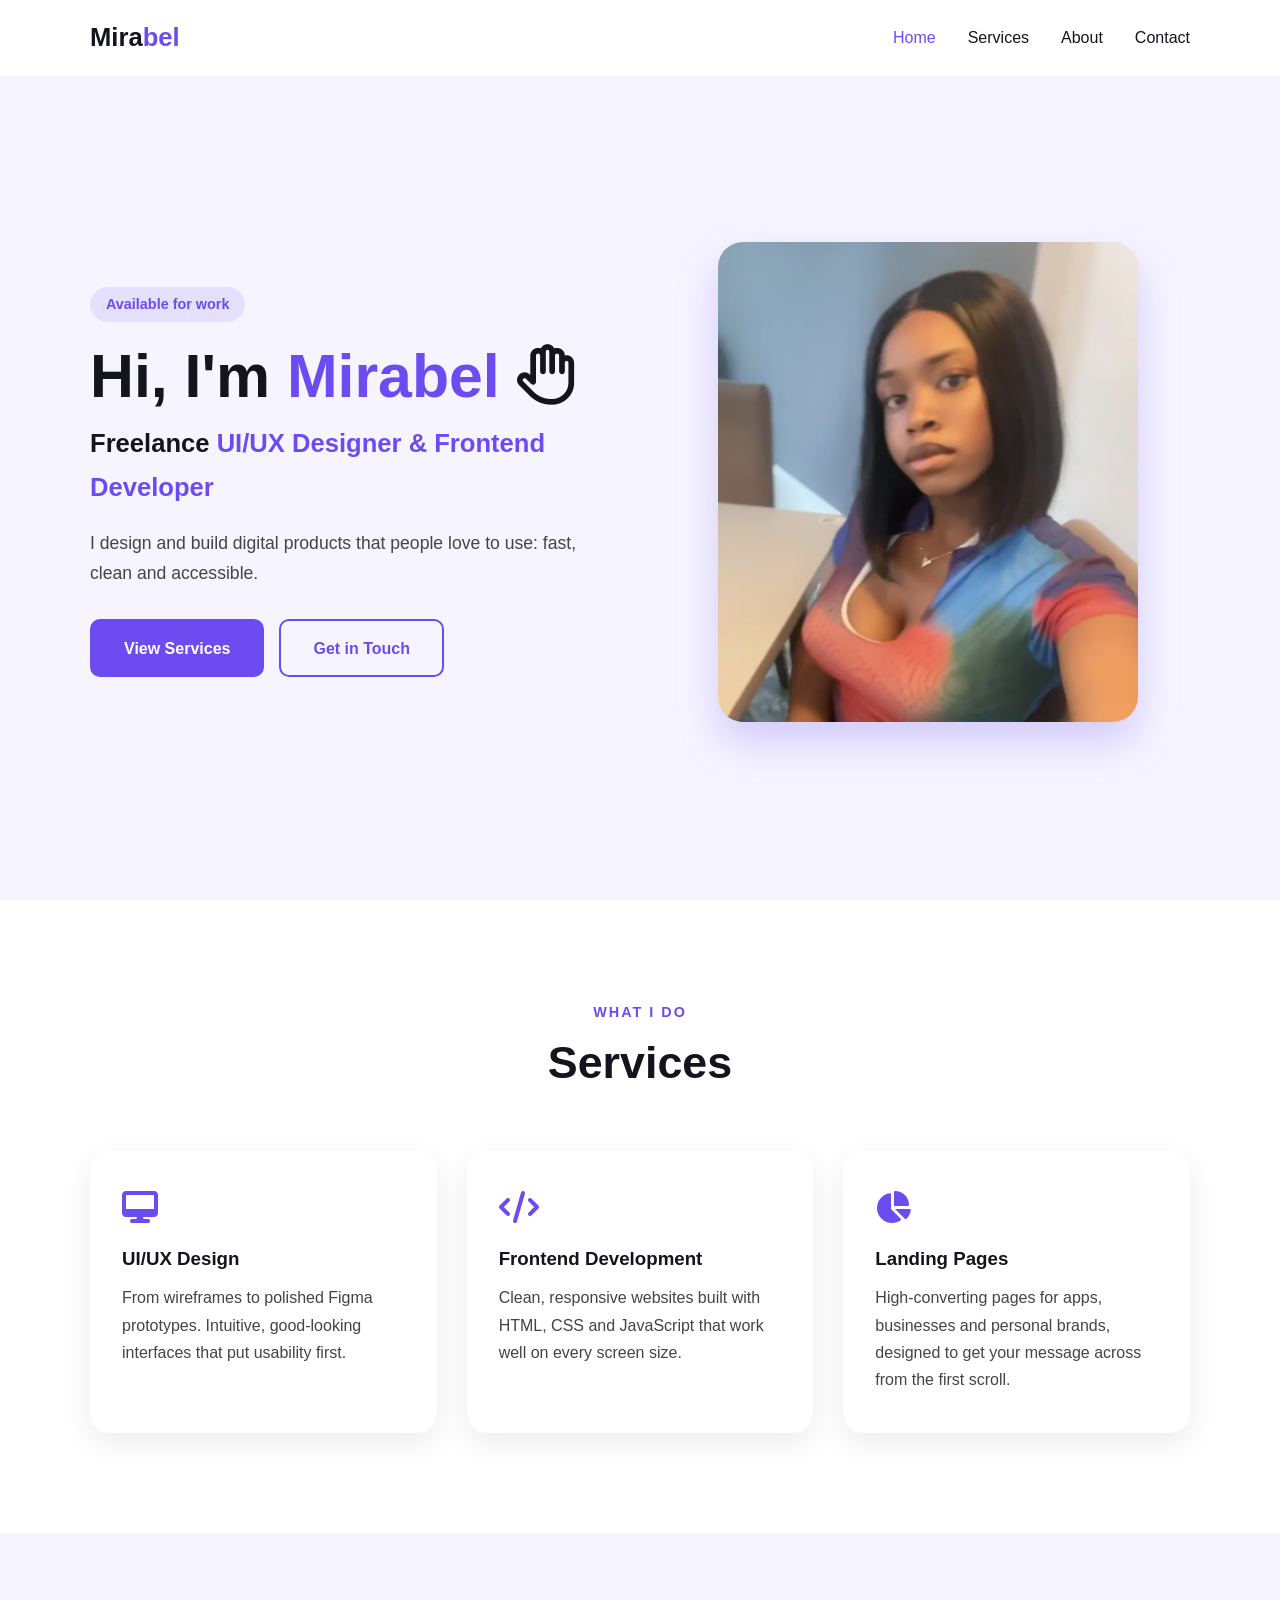
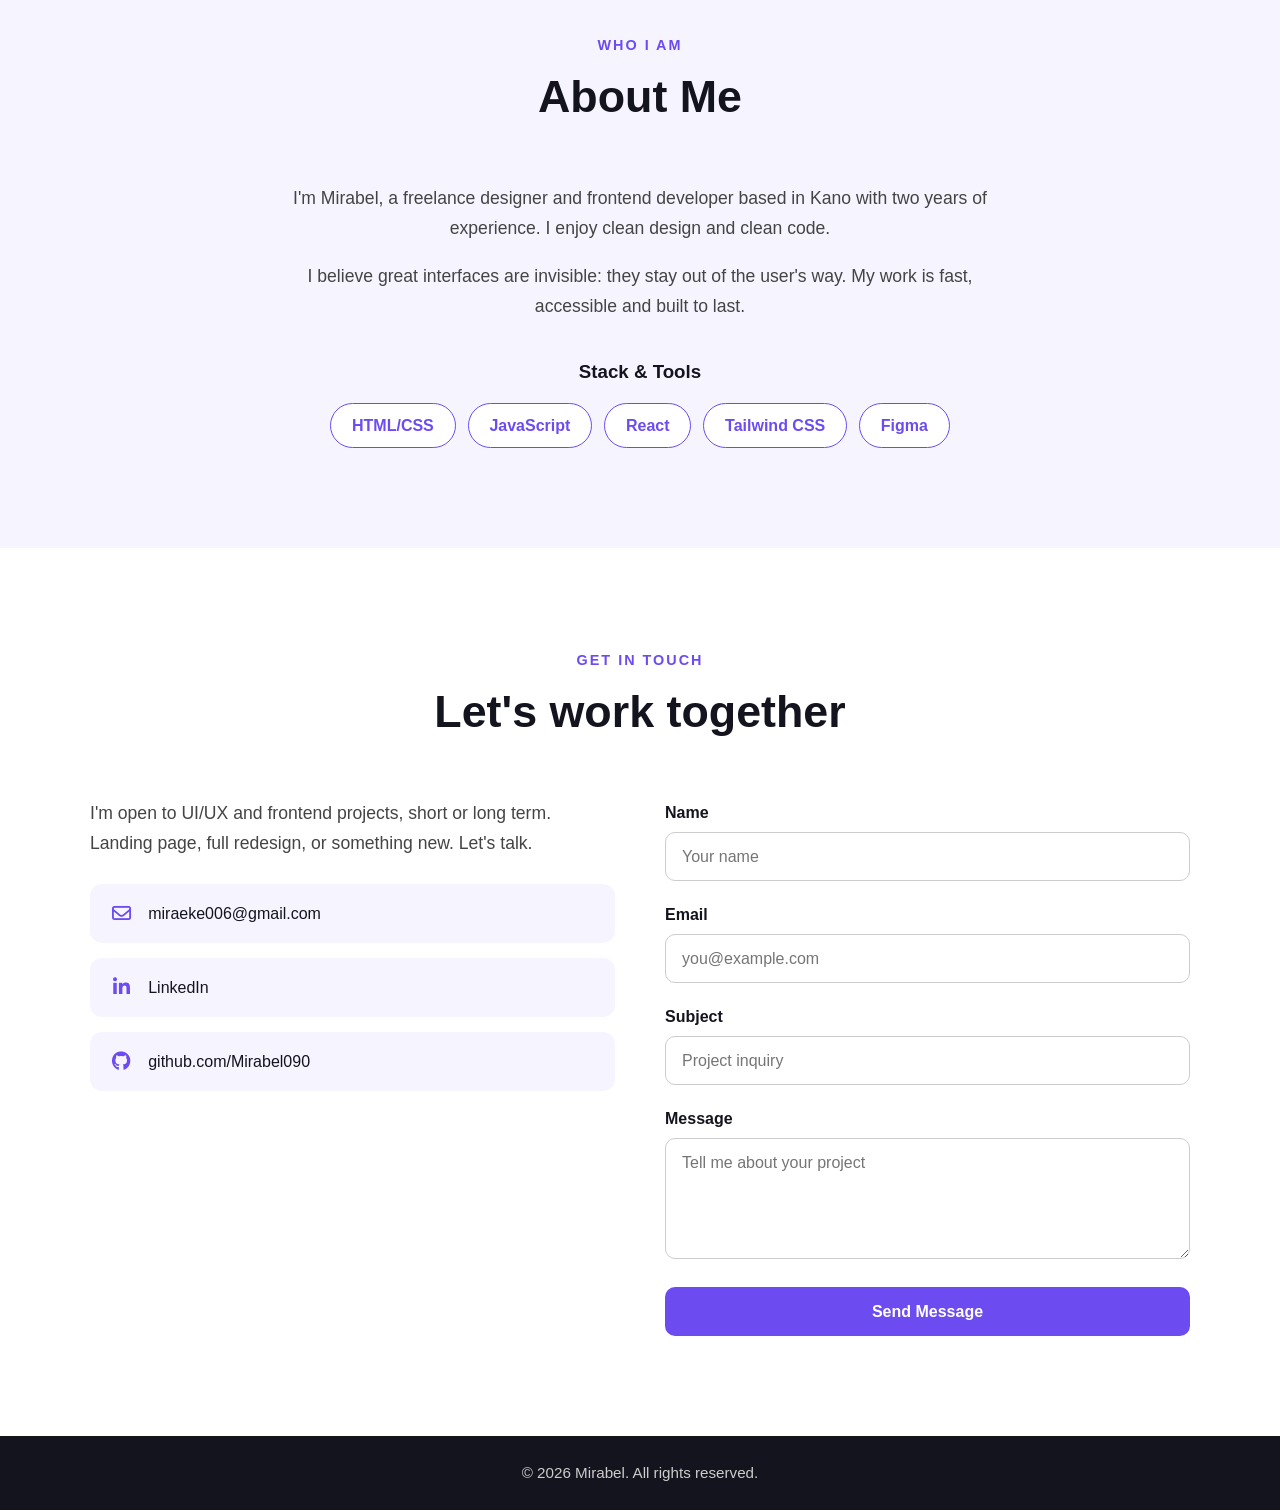
<file: my.html>
<!DOCTYPE html>
<html lang="en">
<head>
    <meta charset="UTF-8">
    <meta name="viewport" content="width=device-width, initial-scale=1.0">
    <title>Mirabel | UI/UX Designer & Frontend Developer</title>
    <meta name="description" content="Mirabel is a freelance UI/UX designer and frontend developer who builds fast, clean and accessible websites.">

    <link rel="stylesheet" href="https://cdnjs.cloudflare.com/ajax/libs/font-awesome/6.5.1/css/all.min.css">
    <link rel="stylesheet" href="my.css">
</head>
<body>

    <!-- ========== NAVBAR ========== -->
    <header class="nav">
        <nav class="nav-container">
            <a href="#home" class="nav-logo">Mira<span>bel</span></a>

            <button class="menu-toggle" aria-label="Toggle menu" aria-expanded="false" aria-controls="menu">
                <span class="bar"></span>
                <span class="bar"></span>
                <span class="bar"></span>
            </button>

            <ul class="menu" id="menu">
                <li><a href="#home">Home</a></li>
                <li><a href="#services">Services</a></li>
                <li><a href="#about">About</a></li>
                <li><a href="#contact">Contact</a></li>
            </ul>
        </nav>
    </header>

    <main>

        <!-- ========== HOME ========== -->
        <section class="home" id="home">
            <div class="home-text">
                <p class="badge">Available for work</p>
                <h1>Hi, I'm <span>Mirabel</span> <i class="fa-regular fa-hand"></i></h1>
                <h2>Freelance <span>UI/UX Designer &amp; Frontend Developer</span></h2>
                <p class="intro">I design and build digital products that people love to use: fast, clean and accessible.</p>

                <div class="hero-buttons">
                    <a href="#services" class="btn btn-primary">View Services</a>
                    <a href="#contact" class="btn btn-outline">Get in Touch</a>
                </div>
            </div>

            <div class="home-image">
                <img src="./img/IMG_20260523_145020_892.jpg" alt="Photo of Mirabel">
            </div>
        </section>

        <!-- ========== SERVICES ========== -->
        <section class="services" id="services">
            <div class="section-title">
                <p>What I do</p>
                <h2>Services</h2>
            </div>

            <div class="services-grid">
                <article class="service-card">
                    <i class="fa-solid fa-desktop"></i>
                    <h3>UI/UX Design</h3>
                    <p>From wireframes to polished Figma prototypes. Intuitive, good-looking interfaces that put usability first.</p>
                </article>

                <article class="service-card">
                    <i class="fa-solid fa-code"></i>
                    <h3>Frontend Development</h3>
                    <p>Clean, responsive websites built with HTML, CSS and JavaScript that work well on every screen size.</p>
                </article>

                <article class="service-card">
                    <i class="fa-solid fa-chart-pie"></i>
                    <h3>Landing Pages</h3>
                    <p>High-converting pages for apps, businesses and personal brands, designed to get your message across from the first scroll.</p>
                </article>
            </div>
        </section>

        <!-- ========== ABOUT ========== -->
        <section class="about" id="about">
            <div class="section-title">
                <p>Who I am</p>
                <h2>About Me</h2>
            </div>

            <div class="about-content">
                <p>I'm Mirabel, a freelance designer and frontend developer based in Kano with two years of experience. I enjoy clean design and clean code.</p>
                <p>I believe great interfaces are invisible: they stay out of the user's way. My work is fast, accessible and built to last.</p>

                <h3>Stack &amp; Tools</h3>
                <ul class="skills">
                    <li>HTML/CSS</li>
                    <li>JavaScript</li>
                    <li>React</li>
                    <li>Tailwind CSS</li>
                    <li>Figma</li>
                </ul>
            </div>
        </section>

        <!-- ========== CONTACT ========== -->
        <section class="contact" id="contact">
            <div class="section-title">
                <p>Get in Touch</p>
                <h2>Let's work together</h2>
            </div>

            <div class="contact-wrapper">
                <div class="contact-info">
                    <p>I'm open to UI/UX and frontend projects, short or long term. Landing page, full redesign, or something new. Let's talk.</p>

                    <a href="mailto:miraeke006@gmail.com" class="contact-link">
                        <i class="fa-regular fa-envelope"></i>
                        <span>miraeke006@gmail.com</span>
                    </a>

                    <!-- Replace with your real LinkedIn profile URL -->
                    <a href="https://www.linkedin.com/in/YOUR-LINKEDIN-NAME" class="contact-link" target="_blank" rel="noopener">
                        <i class="fa-brands fa-linkedin-in"></i>
                        <span>LinkedIn</span>
                    </a>

                    <a href="https://github.com/Mirabel090" class="contact-link" target="_blank" rel="noopener">
                        <i class="fa-brands fa-github"></i>
                        <span>github.com/Mirabel090</span>
                    </a>
                </div>

                <!-- Replace YOUR_FORM_ID with the ID from formspree.io (free) so the form actually sends emails -->
                <form class="contact-form" action="https://formspree.io/f/YOUR_FORM_ID" method="POST">
                    <div class="form-group">
                        <label for="name">Name</label>
                        <input type="text" id="name" name="name" placeholder="Your name" required>
                    </div>

                    <div class="form-group">
                        <label for="email">Email</label>
                        <input type="email" id="email" name="email" placeholder="you@example.com" required>
                    </div>

                    <div class="form-group">
                        <label for="subject">Subject</label>
                        <input type="text" id="subject" name="subject" placeholder="Project inquiry" required>
                    </div>

                    <div class="form-group">
                        <label for="message">Message</label>
                        <textarea id="message" name="message" rows="5" placeholder="Tell me about your project" required></textarea>
                    </div>

                    <button type="submit" class="btn btn-primary">Send Message</button>
                </form>
            </div>
        </section>

    </main>

    <!-- ========== FOOTER ========== -->
    <footer class="footer">
        <p>&copy; 2026 Mirabel. All rights reserved.</p>
    </footer>

    <script src="script.js"></script>
</body>
</html>
</file>
<file: my.css>
/* ===== 1. VARIABLES (change colours here) ===== */
:root {
    --primary: #6c4cf1;
    --primary-dark: #5636d6;
    --dark: #14141f;
    --text: #444;
    --light-bg: #f6f5ff;
    --white: #ffffff;
    --side: max(6%, calc((100% - 1100px) / 2));
}

/* ===== 2. RESET & BASE ===== */
* {
    margin: 0;
    padding: 0;
    box-sizing: border-box;
}

html {
    scroll-behavior: smooth;
}

body {
    font-family: "Segoe UI", Arial, sans-serif;
    line-height: 1.7;
    color: var(--text);
    background: var(--white);
}

img {
    max-width: 100%;
    display: block;
}

a {
    text-decoration: none;
}

ul {
    list-style: none;
}

section {
    scroll-margin-top: 70px; /* stops the fixed navbar covering titles */
}

/* ===== 3. BUTTONS ===== */
.btn {
    display: inline-block;
    padding: 0.85rem 2rem;
    border-radius: 10px;
    font-size: 1rem;
    font-weight: 600;
    cursor: pointer;
    border: 2px solid var(--primary);
    transition: background 0.3s ease, color 0.3s ease, transform 0.3s ease;
}

.btn:hover {
    transform: translateY(-3px);
}

.btn-primary {
    background: var(--primary);
    color: var(--white);
}

.btn-primary:hover {
    background: var(--primary-dark);
    border-color: var(--primary-dark);
}

.btn-outline {
    background: transparent;
    color: var(--primary);
}

.btn-outline:hover {
    background: var(--primary);
    color: var(--white);
}

/* ===== 4. NAVBAR ===== */
.nav {
    position: fixed;
    top: 0;
    left: 0;
    width: 100%;
    z-index: 1000;
    background: rgba(255, 255, 255, 0.92);
    backdrop-filter: blur(10px);
    box-shadow: 0 2px 15px rgba(0, 0, 0, 0.08);
}

.nav-container {
    display: flex;
    align-items: center;
    justify-content: space-between;
    padding: 1rem var(--side);
}

.nav-logo {
    font-size: 1.6rem;
    font-weight: 700;
    color: var(--dark);
}

.nav-logo span {
    color: var(--primary);
}

.menu {
    display: flex;
    align-items: center;
    gap: 32px;
}

.menu a {
    color: var(--dark);
    font-weight: 500;
    transition: color 0.3s ease;
}

.menu a:hover {
    color: var(--primary);
}

/* hamburger button: hidden on desktop */
.menu-toggle {
    display: none;
    flex-direction: column;
    gap: 5px;
    background: none;
    border: none;
    padding: 5px;
    cursor: pointer;
}

.bar {
    display: block;
    width: 26px;
    height: 3px;
    background: var(--dark);
    border-radius: 3px;
    transition: transform 0.3s ease, opacity 0.3s ease;
}

/* turns the bars into an X when the menu is open */
.menu-toggle.open .bar:nth-child(1) {
    transform: translateY(8px) rotate(45deg);
}

.menu-toggle.open .bar:nth-child(2) {
    opacity: 0;
}

.menu-toggle.open .bar:nth-child(3) {
    transform: translateY(-8px) rotate(-45deg);
}

/* ===== 5. HOME ===== */
.home {
    min-height: 100vh;
    display: flex;
    align-items: center;
    justify-content: space-between;
    gap: 50px;
    padding: 8rem var(--side) 4rem;
    background: var(--light-bg);
}

.home-text,
.home-image {
    flex: 1;
}

.badge {
    display: inline-block;
    padding: 0.35rem 1rem;
    margin-bottom: 20px;
    background: rgba(108, 76, 241, 0.12);
    color: var(--primary);
    border-radius: 30px;
    font-size: 0.9rem;
    font-weight: 600;
}

.home-text h1 {
    font-size: clamp(2.2rem, 6vw, 3.8rem);
    line-height: 1.15;
    color: var(--dark);
    margin-bottom: 10px;
}

.home-text h1 span,
.home-text h2 span {
    color: var(--primary);
}

.home-text h2 {
    font-size: clamp(1.1rem, 3vw, 1.6rem);
    color: var(--dark);
    margin-bottom: 20px;
}

.intro {
    font-size: 1.1rem;
    max-width: 520px;
    margin-bottom: 30px;
}

.hero-buttons {
    display: flex;
    flex-wrap: wrap;
    gap: 15px;
}

.home-image img {
    width: 100%;
    max-width: 420px;
    height: 480px;
    margin: 0 auto;
    object-fit: cover;
    border-radius: 25px;
    box-shadow: 0 20px 40px rgba(108, 76, 241, 0.25);
}

/* ===== 6. SHARED SECTION TITLES ===== */
.services,
.about,
.contact {
    padding: 100px var(--side);
}

.section-title {
    text-align: center;
    margin-bottom: 50px;
}

.section-title p {
    color: var(--primary);
    font-weight: 600;
    text-transform: uppercase;
    letter-spacing: 2px;
    font-size: 0.9rem;
}

.section-title h2 {
    font-size: clamp(1.9rem, 5vw, 2.8rem);
    color: var(--dark);
}

/* ===== 7. SERVICES ===== */
.services-grid {
    display: grid;
    grid-template-columns: repeat(auto-fit, minmax(260px, 1fr));
    gap: 30px;
}

.service-card {
    background: var(--white);
    padding: 2.5rem 2rem;
    border-radius: 20px;
    box-shadow: 0 10px 30px rgba(0, 0, 0, 0.08);
    transition: transform 0.3s ease;
}

.service-card:hover {
    transform: translateY(-8px);
}

.service-card i {
    font-size: 2rem;
    color: var(--primary);
    margin-bottom: 20px;
}

.service-card h3 {
    color: var(--dark);
    margin-bottom: 10px;
}

/* ===== 8. ABOUT ===== */
.about {
    background: var(--light-bg);
}

.about-content {
    max-width: 750px;
    margin: 0 auto;
    text-align: center;
}

.about-content p {
    margin-bottom: 18px;
    font-size: 1.1rem;
}

.about-content h3 {
    margin: 35px 0 15px;
    color: var(--dark);
}

.skills {
    display: flex;
    flex-wrap: wrap;
    justify-content: center;
    gap: 12px;
}

.skills li {
    padding: 0.5rem 1.3rem;
    background: var(--white);
    color: var(--primary);
    border: 1px solid var(--primary);
    border-radius: 30px;
    font-weight: 600;
}

/* ===== 9. CONTACT ===== */
.contact-wrapper {
    display: flex;
    gap: 50px;
}

.contact-info,
.contact-form {
    flex: 1;
}

.contact-info > p {
    margin-bottom: 25px;
    font-size: 1.1rem;
}

.contact-link {
    display: flex;
    align-items: center;
    gap: 15px;
    margin-bottom: 15px;
    padding: 1rem 1.2rem;
    background: var(--light-bg);
    border-radius: 12px;
    color: var(--dark);
    font-weight: 500;
    word-break: break-word;
    transition: background 0.3s ease;
}

.contact-link:hover {
    background: rgba(108, 76, 241, 0.15);
}

.contact-link i {
    color: var(--primary);
    font-size: 1.2rem;
    width: 24px;
    text-align: center;
}

.form-group {
    margin-bottom: 20px;
}

.form-group label {
    display: block;
    margin-bottom: 6px;
    font-weight: 600;
    color: var(--dark);
}

.form-group input,
.form-group textarea {
    width: 100%;
    padding: 0.9rem 1rem;
    border: 1px solid #ccc;
    border-radius: 10px;
    font-family: inherit;
    font-size: 1rem;
    outline: none;
    transition: border-color 0.3s ease;
}

.form-group input:focus,
.form-group textarea:focus {
    border-color: var(--primary);
}

.form-group textarea {
    resize: vertical;
}

.contact-form .btn {
    width: 100%;
}

/* ===== 10. FOOTER ===== */
.footer {
    padding: 1.5rem var(--side);
    background: var(--dark);
    color: #ccc;
    text-align: center;
    font-size: 0.95rem;
}

/* ===== 11. RESPONSIVE ===== */

/* Tablets */
@media (max-width: 992px) {
    .home {
        gap: 30px;
    }

    .home-image img {
        height: 400px;
    }

    .contact-wrapper {
        gap: 30px;
    }
}

/* Phones and small tablets */
@media (max-width: 768px) {
    .menu-toggle {
        display: flex;
    }

    /* mobile dropdown menu */
    .menu {
        display: none;
        position: absolute;
        top: 100%;
        left: 0;
        width: 100%;
        flex-direction: column;
        gap: 0;
        padding: 0.5rem 0 1rem;
        background: var(--white);
        box-shadow: 0 10px 15px rgba(0, 0, 0, 0.08);
        text-align: center;
    }

    .menu.active {
        display: flex;
    }

    .menu li {
        width: 100%;
    }

    .menu a {
        display: block;
        padding: 0.9rem;
    }

    .home {
        flex-direction: column-reverse; /* photo first, then text */
        text-align: center;
        padding-top: 7rem;
    }

    .intro {
        margin-left: auto;
        margin-right: auto;
    }

    .hero-buttons {
        justify-content: center;
    }

    .home-image img {
        max-width: 280px;
        height: 320px;
    }

    .services,
    .about,
    .contact {
        padding: 70px var(--side);
    }

    .contact-wrapper {
        flex-direction: column;
    }
}

/* Small phones */
@media (max-width: 480px) {
    .hero-buttons {
        flex-direction: column;
        align-items: center;
    }

    .hero-buttons .btn {
        width: 100%;
        max-width: 260px;
        text-align: center;
    }
}

/* ===== 12. PROFESSIONAL EXTRAS ===== */

/* navbar shadow appears after scrolling */
.nav {
    box-shadow: none;
    transition: box-shadow 0.3s ease;
}

.nav.scrolled {
    box-shadow: 0 2px 15px rgba(0, 0, 0, 0.1);
}

/* menu link of the section you are viewing */
.menu a.current {
    color: var(--primary);
}

/* keyboard users see where they are */
a:focus-visible,
button:focus-visible,
input:focus-visible,
textarea:focus-visible {
    outline: 3px solid var(--primary);
    outline-offset: 3px;
}

/* respects people who turn off animations in their device settings */
@media (prefers-reduced-motion: reduce) {
    html {
        scroll-behavior: auto;
    }

    * {
        transition: none !important;
    }
}
</file>
